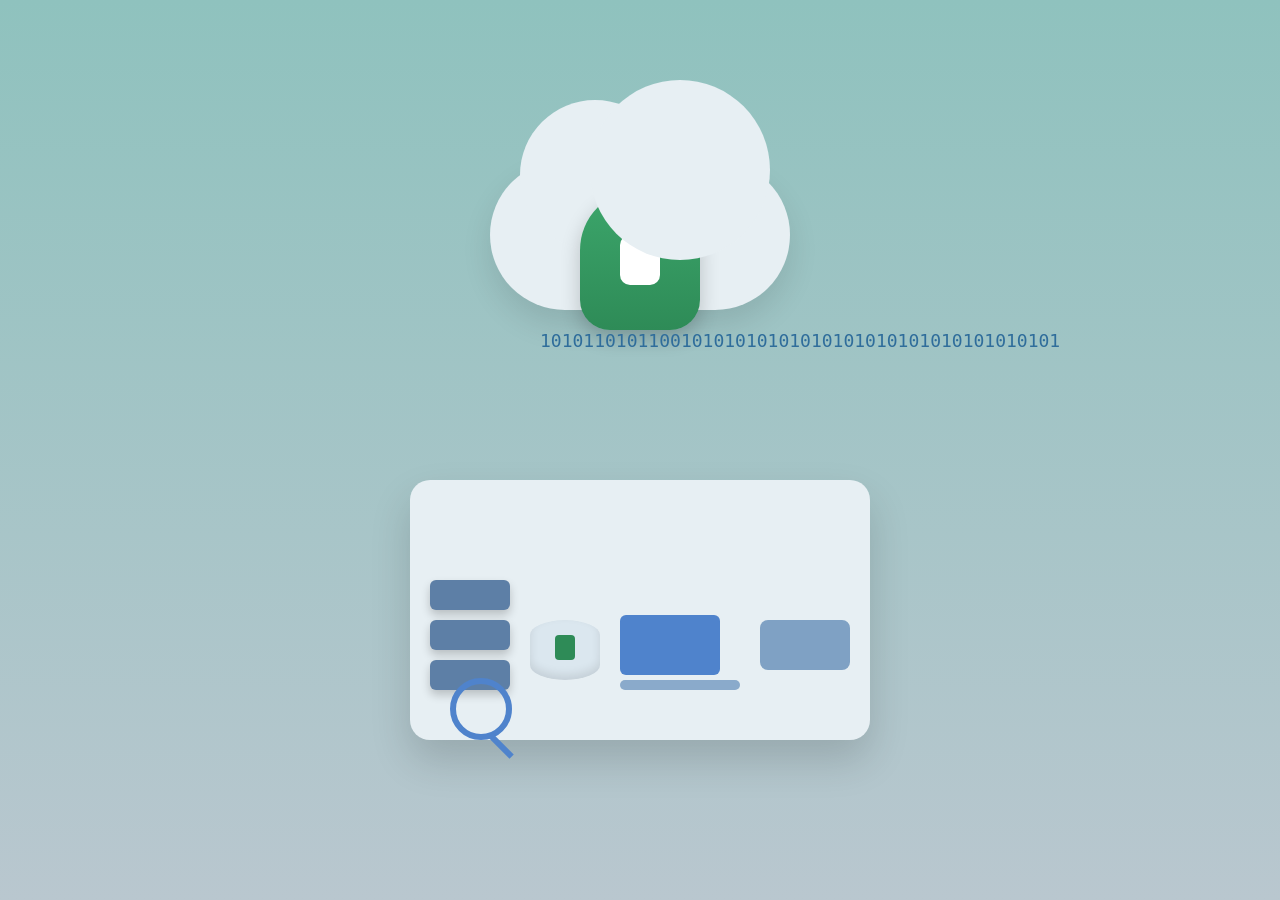
<file: Cyber Security Illustration/index.html>
<!DOCTYPE html>
<html lang="en">
<head>
<meta charset="UTF-8">
<meta name="viewport" content="width=device-width, initial-scale=1.0">
<title>Cyber Security Illustration</title>
<link rel="stylesheet" href="index.css">
</head>

<body>

<div class="scene">

  <!-- Cloud & Shield -->
  <div class="cloud">
    <div class="shield">
      <div class="lock"></div>
    </div>
  </div>

  <!-- Binary Rain -->
  <div class="binary">
    101011010110010101010101010101010101010101010101
  </div>

  <!-- Platform -->
  <div class="platform">

    <!-- Servers -->
    <div class="servers">
      <div class="server"></div>
      <div class="server"></div>
      <div class="server"></div>
    </div>

    <!-- Database -->
    <div class="database">
      <div class="db-lock"></div>
    </div>

    <!-- Laptop -->
    <div class="laptop">
      <div class="screen"></div>
      <div class="base"></div>
    </div>

    <!-- Card -->
    <div class="card"></div>

    <!-- Magnifier -->
    <div class="magnifier"></div>

  </div>
</div>
</body>
</html>
</file>
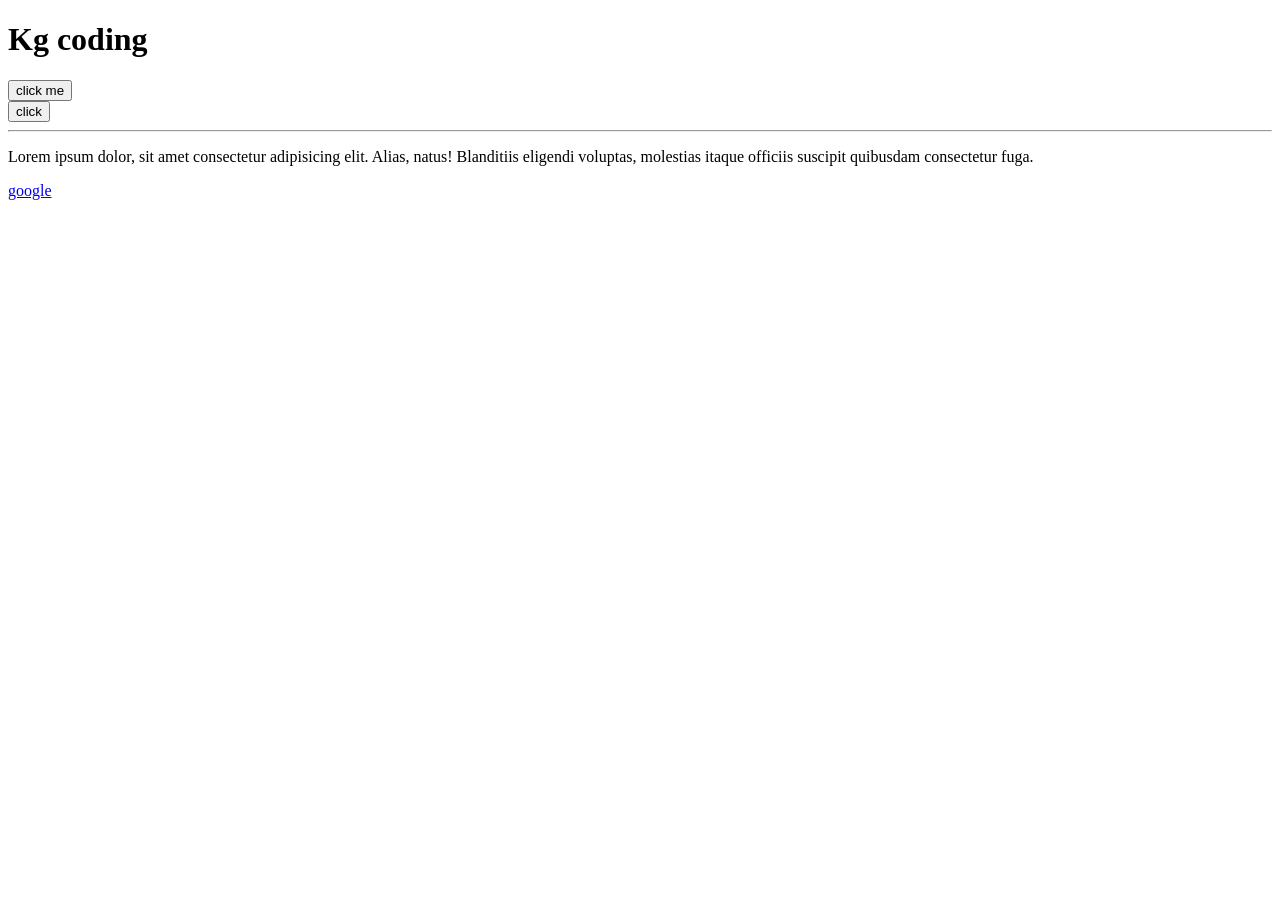
<file: lerning JS/index.html>
<!DOCTYPE html>
<html lang="en">
<head>
    <title>Learning HTML</title>
</head>
<body>
  <H1>Kg coding</H1>
  <button id="click me"  onclick="alert('I am click')">click me</button><br>
  <button class="my-button">click</button>
  <hr>
  <p>Lorem ipsum dolor, sit amet consectetur adipisicing elit. Alias, natus! Blanditiis eligendi voluptas, molestias itaque officiis suscipit quibusdam consectetur fuga.</p>
  <a href="https://www.google.com/" target="blank">google</a>
  

<script src="index.js"> 
  alert('i am inside html page');
  console.log('hello friends');
  console.log(2+2);
  console.log('good Morning Biplab')
  console.warn('this is a warning')
  console.error(' stop this.this is a error')
</script>
</body>
</html>
</file>
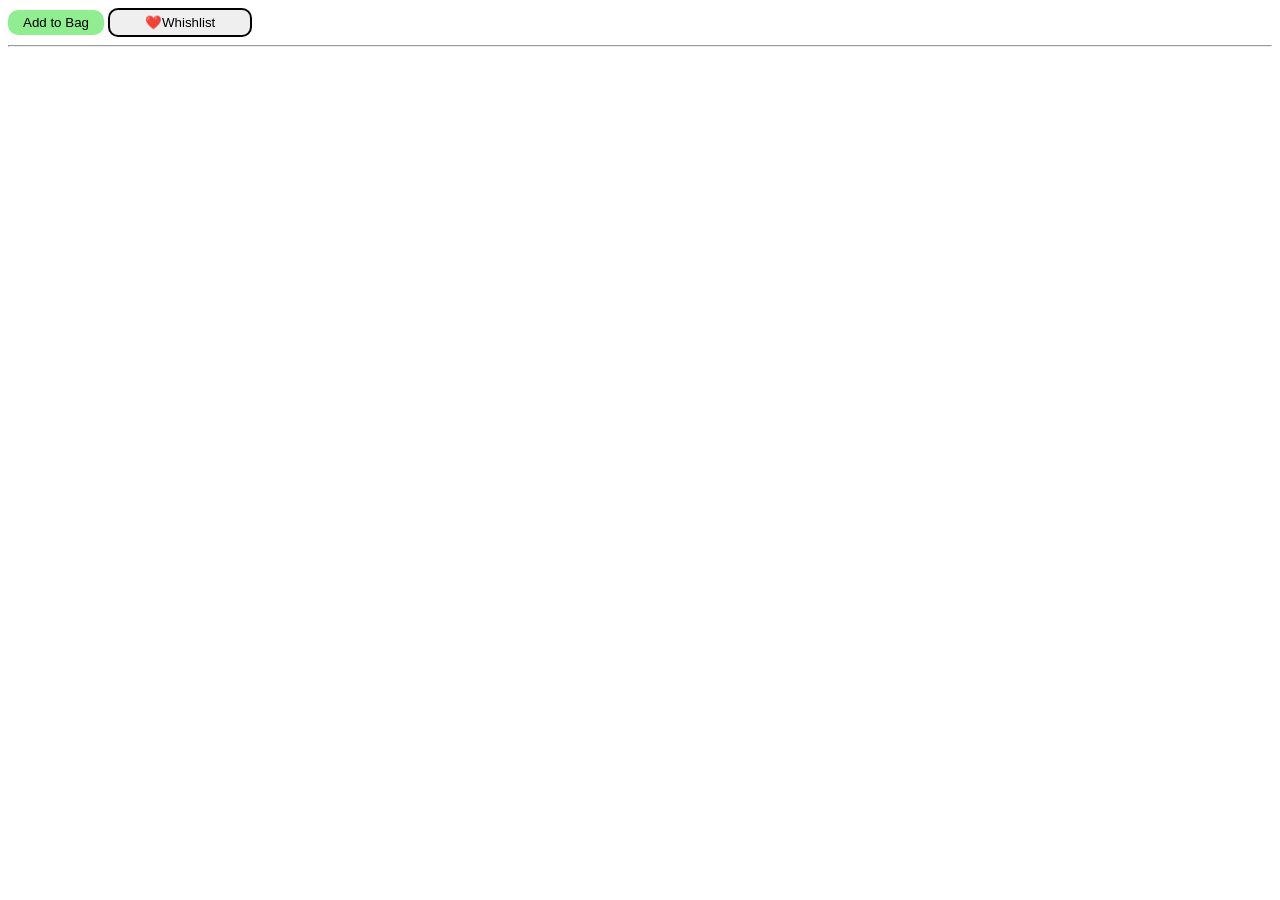
<file: Practise Set3/Practise Set3.html>
<!DOCTYPE html>
<html lang="en">
<head>
  <meta charset="UTF-8">
  <meta name="viewport" content="width=device-width, initial-scale=1.0">
  <title>Practise Set3</title>
  <link rel="stylesheet" href="/Practise Set3/Practise Set3.css">
  <style>
  /*.class-button {
    color: green;
  }*/
    </style> 
</head>
<body>
  <main>
    <button class="bag-button" onclick="
      alert('item has been added to bag');
      ">Add to Bag</button>
    <button class="whish-button" 
    onclick="
      alert('item has been added to whishlist');
      "> ❤️Whishlist</button>
    <br>
    <hr>


    <!--
   <button class="class-button">click</button>
   <button id="id button">id button</button>
   <button class="class-button">class button</button>
   <p>Lorem ipsum dolor, sit amet consectetur adipisicing elit. Fugiat, corrupti!</p> -->
  </main>
  <script>
    alert('welcome')
  </script>
</body>
</html>
</file>
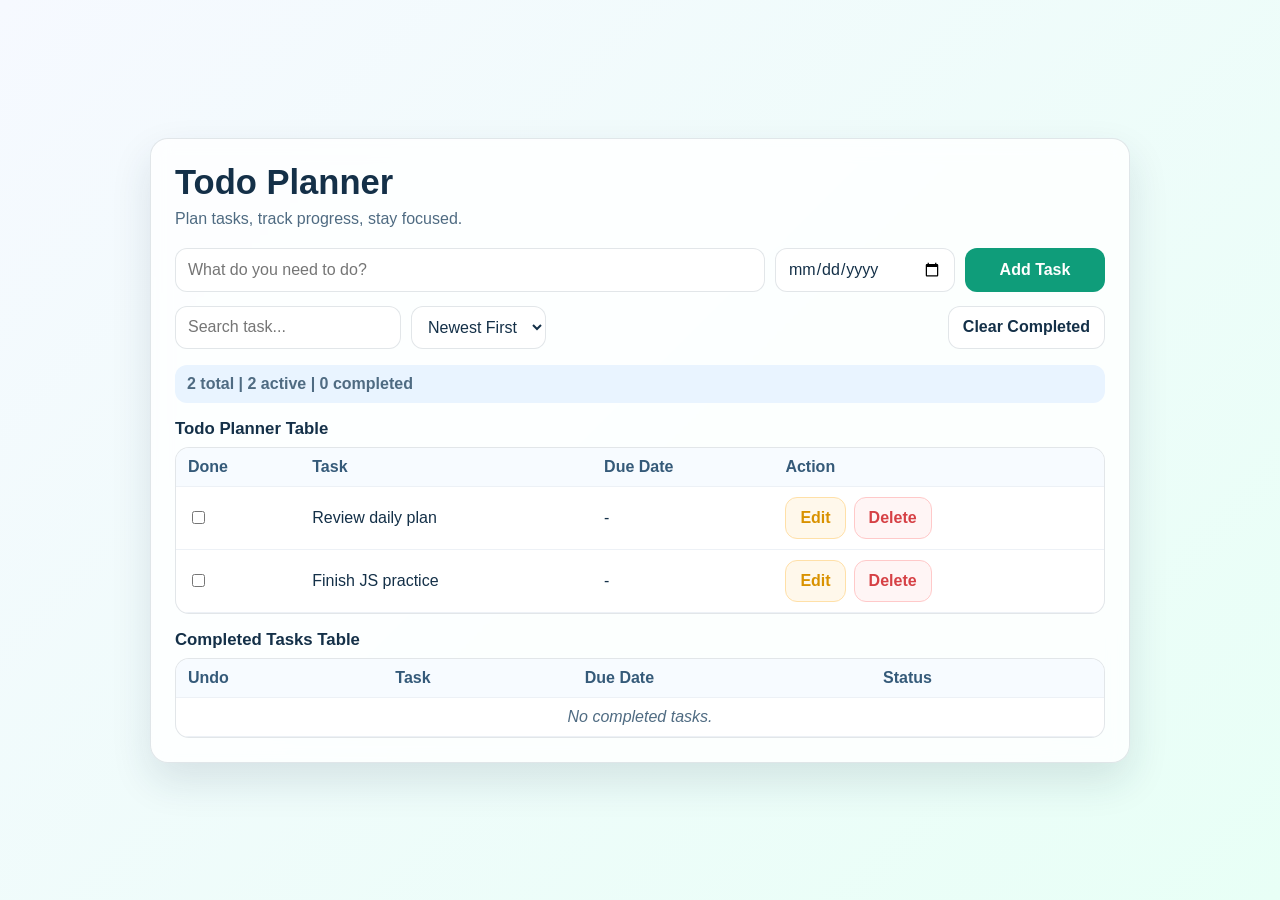
<file: To do /ToDo.html>
<!DOCTYPE html>
<html lang="en">
<head>
  <meta charset="UTF-8">
  <meta name="viewport" content="width=device-width, initial-scale=1.0">
  <link rel="stylesheet" href="ToDo.css">
  <title>Modern Todo</title>
</head>
<body>
  <main class="app-shell">
    <section class="todo-card">
      <header class="app-header">
        <h1>Todo Planner</h1>
        <p>Plan tasks, track progress, stay focused.</p>
      </header>

      <section class="input-grid">
        <input id="ToDo-input" type="text" placeholder="What do you need to do?" maxlength="80">
        <input id="ToDo-date" type="date">
        <button class="btn btn-add" id="add-btn" type="button">Add Task</button>
      </section>

      <section class="toolbar">
        <div class="toolbar-left">
          <input id="search-input" type="search" placeholder="Search task...">
          <select id="sort-order" aria-label="Sort tasks">
            <option value="newest">Newest First</option>
            <option value="oldest">Oldest First</option>
            <option value="dueSoon">Due Soon</option>
          </select>
        </div>
        <button class="btn btn-ghost" id="clear-completed" type="button">Clear Completed</button>
      </section>

      <section class="stats" id="stats">0 total | 0 active | 0 completed</section>

      <section class="table-block">
        <h2>Todo Planner Table</h2>
        <div class="table-wrap">
          <table>
            <thead>
              <tr>
                <th>Done</th>
                <th>Task</th>
                <th>Due Date</th>
                <th>Action</th>
              </tr>
            </thead>
            <tbody id="todo-table-body"></tbody>
          </table>
        </div>
      </section>

      <section class="table-block completed-block">
        <h2>Completed Tasks Table</h2>
        <div class="table-wrap">
          <table>
            <thead>
              <tr>
                <th>Undo</th>
                <th>Task</th>
                <th>Due Date</th>
                <th>Status</th>
              </tr>
            </thead>
            <tbody id="completed-table-body"></tbody>
          </table>
        </div>
      </section>
    </section>
  </main>

  <script src="ToDo.Js"></script>
</body>
</html>
</file>
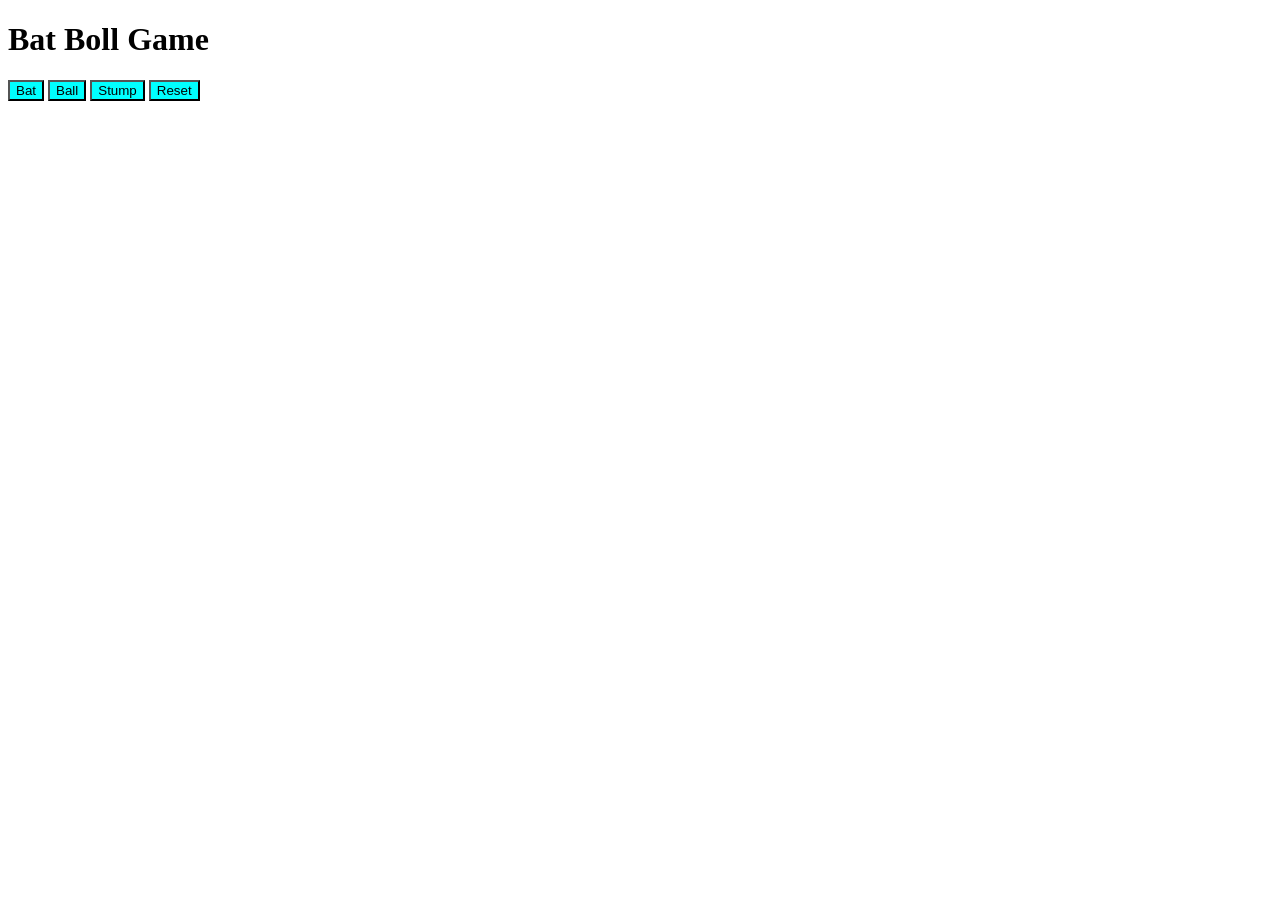
<file: 5-if -boolean /chapter Code/boolean.html>
<!DOCTYPE html>
<html lang="en">
<head>
  <meta charset="UTF-8">
  <meta name="viewport" content="width=device-width, initial-scale=1.0">
  <title>Boolean</title>
  <link rel="stylesheet" href="cricket.css">
</head>
<body>
  <h1>Bat Boll Game </h1>
  <div class="Game">
   <button onclick="
      //This will generate random number between 0 and 3
      let randomNumber = Math.random() * 3;
      let computerChoice;
      if (randomNumber > 0 && randomNumber <= 1) {
        computerChoice = 'Bat';
        // console.log('computer choice is Bat');
      } else if (randomNumber > 1 && randomNumber <= 2) {
        computerChoice = 'Ball';
        // console.log('computer choice is Ball');
      } else {
        computerChoice = 'Stump'
        // console.log('computer choice is Stump');
      }

      let resultMsg;
      if (computerChoice === 'Ball') {
        resultMsg = 'User won.';
      } else if (computerChoice === 'Bat') {
        resultMsg = `It's a tie`;
      } else if (computerChoice === 'Stump') {
        resultMsg = 'Computer has won';
      }

      alert(`You have chosen Bat. Computer choice is ${computerChoice} and ${resultMsg}`);
  
   ">Bat</button>


   <button onclick="
      //This will generate random number between 0 and 3
      randomNumber = Math.random() * 3;
      if (randomNumber > 0 && randomNumber <= 1) {
        computerChoice = 'Bat';
        // console.log('computer choice is Bat');
      } else if (randomNumber > 1 && randomNumber <= 2) {
        computerChoice = 'Ball';
        // console.log('computer choice is Ball');
      } else {
        computerChoice = 'Stump'
        // console.log('computer choice is Stump');
      }

      if (computerChoice === 'Ball') {
        resultMsg = `It's a tie`;
      } else if (computerChoice === 'Bat') {
        resultMsg = 'Computer has won';
      } else if (computerChoice === 'Stump') {
        resultMsg = 'User won.';
      }

      alert(`You have chosen Ball. Computer choice is ${computerChoice} and ${resultMsg}`);
  
   ">Ball</button>

   <button onclick="
      //This will generate random number between 0 and 3
      randomNumber = Math.random() * 3;
      if (randomNumber > 0 && randomNumber <= 1) {
        computerChoice = 'Bat';
        // console.log('computer choice is Bat');
      } else if (randomNumber > 1 && randomNumber <= 2) {
        computerChoice = 'Ball';
        // console.log('computer choice is Ball');
      } else {
        computerChoice = 'Stump'
        // console.log('computer choice is Stump');
      }

      if (computerChoice === 'Ball') {
        resultMsg = 'Computer has won';
      } else if (computerChoice === 'Bat') {
        resultMsg = 'User won.';
      } else if (computerChoice === 'Stump') {
        resultMsg = `It's a tie`;
      }

      alert(`You have chosen Stump. Computer choice is ${computerChoice} and ${resultMsg}`);
  
   ">Stump</button>
   <button onclick="localStorage.clear()">Reset</button>
  </div>
  <script>
    
  </script>
</body>
</html>
</file>
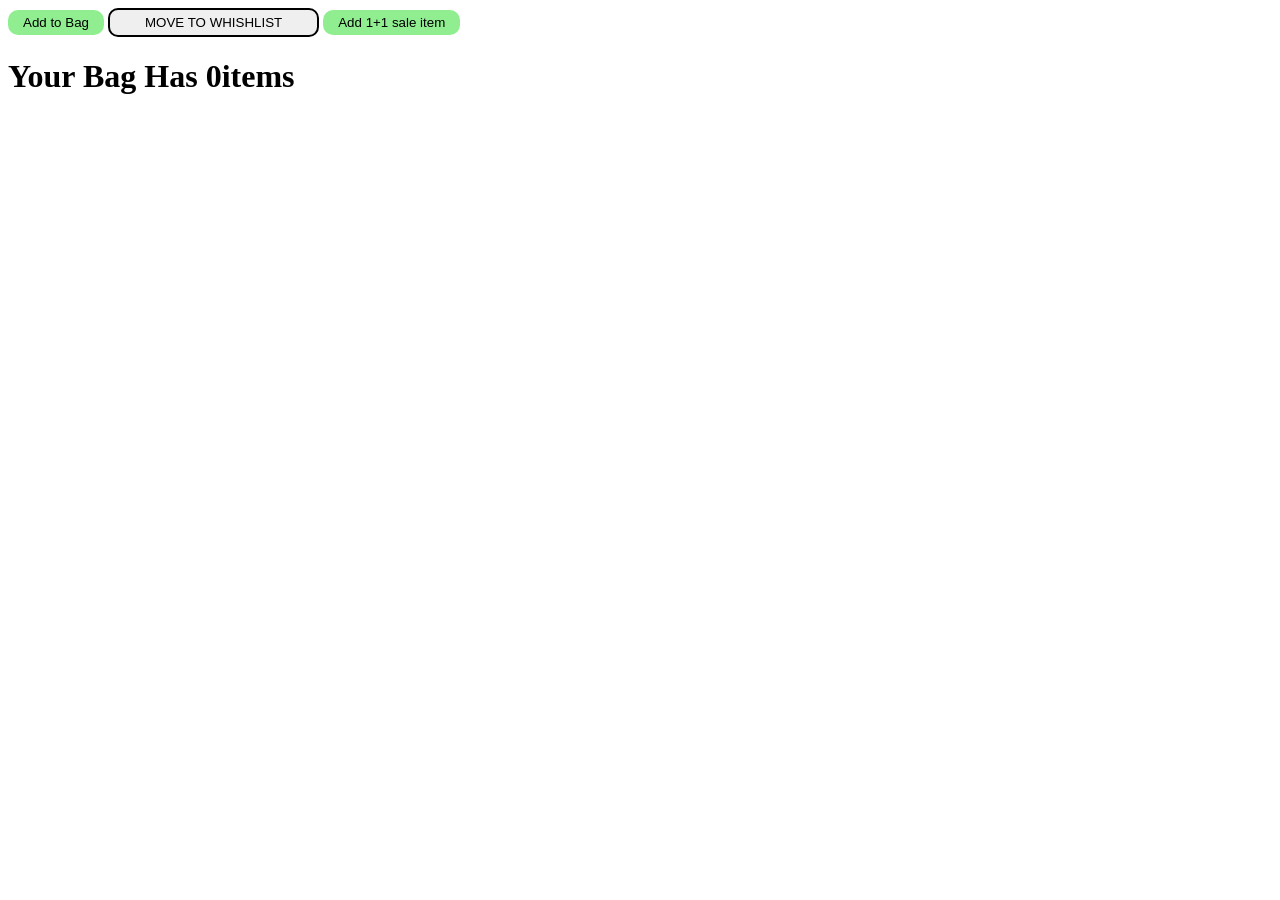
<file: Practise Set4/myentra Bag/myentrabag.html>
<!DOCTYPE html>
<html lang="en">
<head>
  <meta charset="UTF-8">
  <meta name="viewport" content="width=device-width, initial-scale=1.0">
  <title>myentraBag</title>
  <link rel="stylesheet" href="myentra bag.css">
</head>
<body>
   <button class="bag-button" onclick=
     "cartQuantity +=1;
      document.querySelector('#cart-summary').
      innerText =`Your Bag Has ${cartQuantity}items`;
      ">Add to Bag</button>

    <button class="whish-button" 
    onclick=
      "cartQuantity -=1;
      document.querySelector('#cart-summary').
      innerText =`Your Bag Has ${cartQuantity}items`;
      "> Move to Whishlist</button>

      <button class="bag-button" onclick="cartQuantity +=2;
      document.querySelector('#cart-summary').
      innerText =`Your Bag Has ${cartQuantity}items`;
      ">Add 1+1 sale item </button>

      <h1 id="cart-summary"></h1>

      <script>
      let cartQuantity = 0;
      document.querySelector('#cart-summary').innerText =`Your Bag Has ${cartQuantity}items`;
      </script>
  
</body>
</html>
</file>
<file: Cyber Security Illustration/index.css>
body {
  margin: 0;
  height: 100vh;
  display: flex;
  justify-content: center;
  align-items: center;
  background: linear-gradient(180deg, #8fc2be, #b9c7cf);
  font-family: monospace;
}

/* Scene container */
.scene {
  width: 500px;
  height: 700px;
  position: relative;
}

/* Cloud */
.cloud {
  width: 300px;
  height: 150px;
  background: #e7eff3;
  border-radius: 80px;
  position: absolute;
  top: 60px;
  left: 100px;
  box-shadow: 0 15px 30px rgba(0,0,0,0.1);
}

.cloud::before,
.cloud::after {
  content: "";
  position: absolute;
  background: #e7eff3;
  border-radius: 50%;
}

.cloud::before {
  width: 150px;
  height: 150px;
  top: -60px;
  left: 30px;
}

.cloud::after {
  width: 180px;
  height: 180px;
  top: -80px;
  right: 20px;
}

/* Shield */
.shield {
  width: 120px;
  height: 140px;
  background: linear-gradient(180deg, #3ca66b, #2e8b57);
  position: absolute;
  top: 30px;
  left: 90px;
  border-radius: 60px 60px 30px 30px;
  box-shadow: 0 8px 20px rgba(0,0,0,0.2);
  display: flex;
  justify-content: center;
  align-items: center;
}

/* Lock inside shield */
.lock {
  width: 40px;
  height: 50px;
  background: white;
  border-radius: 10px;
  position: relative;
}

.lock::before {
  content: "";
  width: 30px;
  height: 30px;
  border: 5px solid white;
  border-bottom: none;
  border-radius: 50%;
  position: absolute;
  top: -25px;
  left: 0;
  right: 0;
  margin: auto;
}

/* Binary rain */
.binary {
  position: absolute;
  top: 230px;
  left: 150px;
  width: 200px;
  text-align: center;
  color: #2f6d9b;
  font-size: 18px;
  line-height: 22px;
  animation: fall 4s linear infinite;
}

@keyframes fall {
  0% { transform: translateY(0); opacity: 1; }
  100% { transform: translateY(120px); opacity: 0; }
}

/* Platform */
.platform {
  position: absolute;
  bottom: 60px;
  left: 50%;
  transform: translateX(-50%);
  width: 420px;
  height: 220px;
  background: #e7eff3;
  border-radius: 20px;
  box-shadow: 0 20px 40px rgba(0,0,0,0.15);
  padding: 20px;
}

/* Servers */
.servers {
  position: absolute;
  left: 20px;
  bottom: 40px;
}

.server {
  width: 80px;
  height: 30px;
  background: #5d7fa6;
  margin-bottom: 10px;
  border-radius: 6px;
  box-shadow: 0 5px 10px rgba(0,0,0,0.2);
}

/* Database */
.database {
  width: 70px;
  height: 60px;
  background: #dbe7ef;
  border-radius: 35px / 15px;
  position: absolute;
  left: 120px;
  bottom: 60px;
  box-shadow: inset 0 -5px 10px rgba(0,0,0,0.1);
}

.db-lock {
  width: 20px;
  height: 25px;
  background: #2e8b57;
  border-radius: 4px;
  position: absolute;
  left: 25px;
  top: 15px;
}

/* Laptop */
.laptop {
  position: absolute;
  left: 210px;
  bottom: 50px;
}

.screen {
  width: 100px;
  height: 60px;
  background: #4f83cc;
  border-radius: 6px;
}

.base {
  width: 120px;
  height: 10px;
  background: #8aaacb;
  border-radius: 5px;
  margin-top: 5px;
}

/* Card */
.card {
  width: 90px;
  height: 50px;
  background: #7fa1c4;
  border-radius: 8px;
  position: absolute;
  right: 20px;
  bottom: 70px;
}

/* Magnifier */
.magnifier {
  width: 50px;
  height: 50px;
  border: 6px solid #4f83cc;
  border-radius: 50%;
  position: absolute;
  left: 40px;
  bottom: 0;
}

.magnifier::after {
  content: "";
  width: 30px;
  height: 6px;
  background: #4f83cc;
  position: absolute;
  bottom: -15px;
  right: -10px;
  transform: rotate(45deg);
}
</file>
<file: Practise Set3/Practise Set3.css>
.bag-button {
background-color: lightgreen;
border: none;
padding: 5px 15px;
border-radius: 10px;
}

.whish-button{
  padding: 5px 35px;
  border: 2px solid black;
  border-radius: 10px;
}
</file>
<file: To do /ToDo.css>
:root {
  --bg-start: #f6f9ff;
  --bg-end: #e8fff6;
  --card-bg: rgba(255, 255, 255, 0.82);
  --text-main: #143048;
  --text-muted: #4f6b82;
  --accent: #0f9d7a;
  --accent-dark: #0a7e62;
  --danger: #d64045;
  --warning: #d99200;
  --border: rgba(20, 48, 72, 0.12);
  --chip: #e9f4ff;
}

* {
  box-sizing: border-box;
}

body {
  margin: 0;
  min-height: 100vh;
  font-family: "Segoe UI", "Noto Sans", sans-serif;
  color: var(--text-main);
  background: linear-gradient(135deg, var(--bg-start), var(--bg-end));
}

.app-shell {
  min-height: 100vh;
  display: grid;
  place-items: center;
  padding: 24px;
}

.todo-card {
  width: min(980px, 100%);
  background: var(--card-bg);
  backdrop-filter: blur(10px);
  border: 1px solid var(--border);
  border-radius: 18px;
  box-shadow: 0 18px 40px rgba(24, 52, 78, 0.12);
  padding: 24px;
}

.app-header h1 {
  margin: 0;
  font-size: clamp(1.6rem, 2.7vw, 2.2rem);
}

.app-header p {
  margin: 8px 0 0;
  color: var(--text-muted);
}

.input-grid {
  margin-top: 20px;
  display: grid;
  grid-template-columns: 1fr 180px 140px;
  gap: 10px;
}

.toolbar {
  margin-top: 14px;
  display: flex;
  justify-content: space-between;
  gap: 12px;
  flex-wrap: wrap;
}

.toolbar-left {
  display: flex;
  gap: 10px;
  flex-wrap: wrap;
}

input,
select,
button {
  font: inherit;
}

input,
select {
  border: 1px solid var(--border);
  border-radius: 12px;
  padding: 11px 12px;
  background: #fff;
  color: var(--text-main);
}

input:focus,
select:focus,
button:focus {
  outline: 2px solid #7ec8ff;
  outline-offset: 1px;
}

.btn {
  border: 0;
  border-radius: 12px;
  padding: 11px 14px;
  cursor: pointer;
  font-weight: 600;
}

.btn-add {
  background: var(--accent);
  color: #fff;
}

.btn-add:hover {
  background: var(--accent-dark);
}

.btn-ghost {
  background: #fff;
  border: 1px solid var(--border);
  color: var(--text-main);
}

.btn-danger {
  background: #fff5f5;
  color: var(--danger);
  border: 1px solid #ffc9c9;
}

.btn-edit {
  background: #fff8eb;
  color: var(--warning);
  border: 1px solid #ffe0a8;
}

.stats {
  margin-top: 16px;
  padding: 10px 12px;
  border-radius: 12px;
  background: var(--chip);
  color: var(--text-muted);
  font-weight: 600;
}

.table-block {
  margin-top: 16px;
}

.table-block h2 {
  margin: 0 0 8px;
  font-size: 1.05rem;
}

.table-wrap {
  overflow-x: auto;
  border: 1px solid var(--border);
  border-radius: 14px;
  background: #fff;
}

table {
  width: 100%;
  border-collapse: collapse;
  min-width: 700px;
}

th,
td {
  padding: 10px 12px;
  border-bottom: 1px solid #edf1f6;
  text-align: left;
  vertical-align: middle;
}

thead th {
  background: #f7fbff;
  color: #355a79;
  font-weight: 700;
}

tbody tr:hover {
  background: #fbfdff;
}

.status-chip {
  font-size: 0.78rem;
  padding: 4px 10px;
  border-radius: 999px;
  background: #ecfdf3;
  color: #116947;
  font-weight: 600;
}

.action-row {
  display: flex;
  gap: 8px;
}

.empty-row {
  text-align: center;
  color: var(--text-muted);
  font-style: italic;
}

.completed-text {
  text-decoration: line-through;
  color: #8898a8;
}

@media (max-width: 820px) {
  .input-grid {
    grid-template-columns: 1fr;
  }
}
</file>
<file: 5-if -boolean /chapter Code/cricket.css>
button{
  text-align: center;
  border-radius: 10px,dark black;
  background-color: aqua;
}
</file>
<file: Practise Set4/myentra Bag/myentra bag.css>
.bag-button {
background-color: lightgreen;
border: none;
padding: 5px 15px;
border-radius: 10px;
}

.whish-button{
  padding: 5px 35px;
  border: 2px solid black;
  border-radius: 10px;
  text-transform: uppercase;
}
</file>
